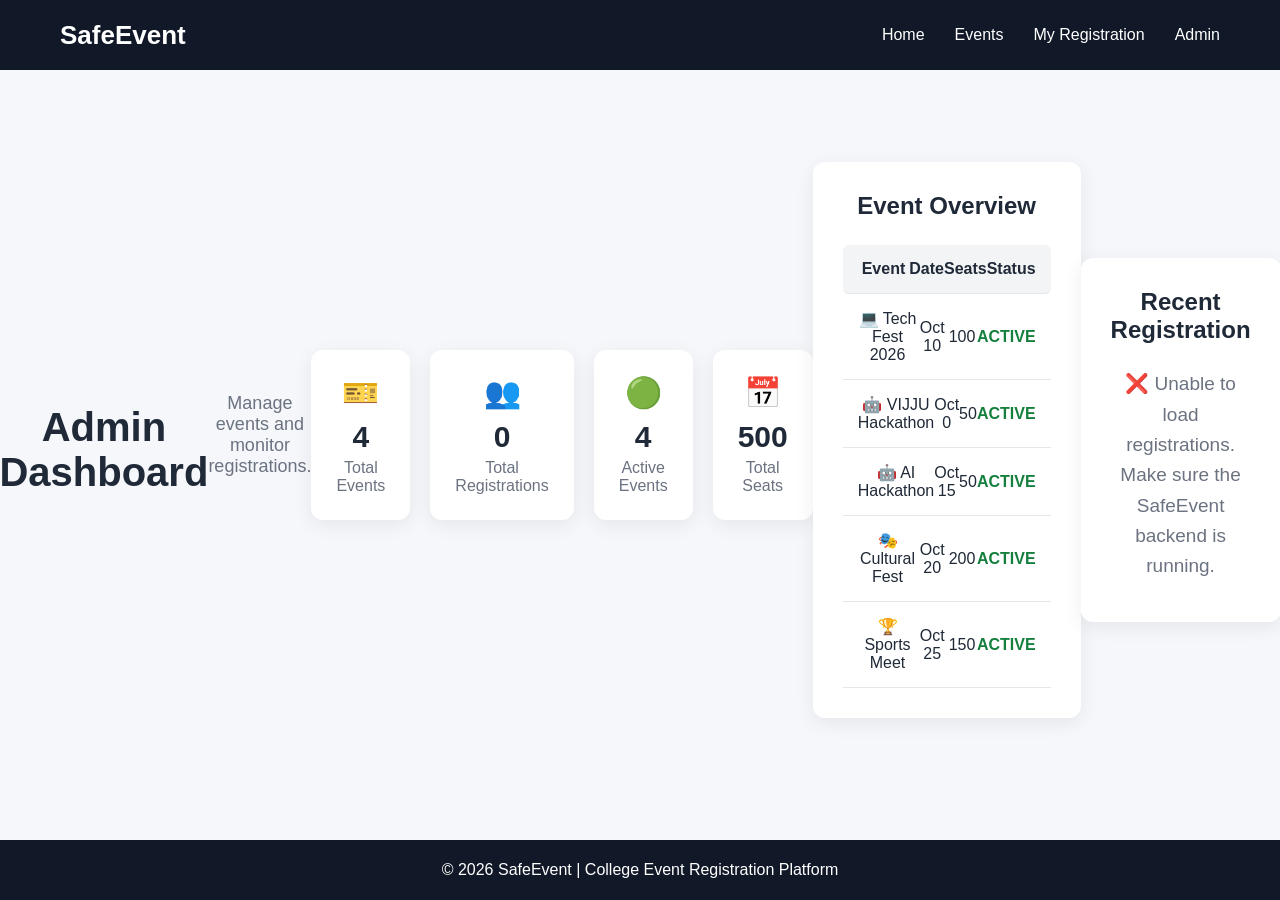
<file: FrontEnd/admin.html>
<!DOCTYPE html>
<html lang="en">

<head>

    <meta charset="UTF-8">

    <meta name="viewport" content="width=device-width, initial-scale=1.0">

    <title>SafeEvent - Admin Dashboard</title>

    <link rel="stylesheet" href="css/style.css">

</head>

<body>

    <!-- Navigation -->

    <header>

        <h2>SafeEvent</h2>

        <nav>

            <a href="index.html">Home</a>

            <a href="events.html">Events</a>

            <a href="registration.html">My Registration</a>

            <a href="admin.html">Admin</a>

        </nav>

    </header>


    <!-- Admin Dashboard -->

    <main class="admin-page">

        <h1>Admin Dashboard</h1>

        <p class="admin-subtitle">
            Manage events and monitor registrations.
        </p>


        <!-- Statistics -->

        <div class="stats-container">

            <div class="stat-card">

                <div class="stat-icon">🎫</div>

                <h2>4</h2>

                <p>Total Events</p>

            </div>


            <div class="stat-card">

                <div class="stat-icon">👥</div>

                <h2 id="totalRegistrations">0</h2>

                <p>Total Registrations</p>

            </div>


            <div class="stat-card">

                <div class="stat-icon">🟢</div>

                <h2>4</h2>

                <p>Active Events</p>

            </div>


            <div class="stat-card">

                <div class="stat-icon">📅</div>

                <h2>500</h2>

                <p>Total Seats</p>

            </div>

        </div>


        <!-- Event Overview -->

        <section class="admin-section">

            <h2>Event Overview</h2>

            <div class="event-table">

                <div class="table-row table-header">

                    <span>Event</span>

                    <span>Date</span>

                    <span>Seats</span>

                    <span>Status</span>

                </div>


                <div class="table-row">

                    <span>💻 Tech Fest 2026</span>

                    <span>Oct 10</span>

                    <span>100</span>

                    <span class="active">ACTIVE</span>

                </div>
    


                <div class="table-row">

                    <span>🤖 VIJJU Hackathon</span>

                    <span>Oct 0</span>

                    <span>50</span>

                    <span class="active">ACTIVE</span>

                </div>
                <div class="table-row">

                    <span>🤖 AI Hackathon</span>

                    <span>Oct 15</span>

                    <span>50</span>

                    <span class="active">ACTIVE</span>

                </div>


                <div class="table-row">

                    <span>🎭 Cultural Fest</span>

                    <span>Oct 20</span>

                    <span>200</span>

                    <span class="active">ACTIVE</span>

                </div>


                <div class="table-row">

                    <span>🏆 Sports Meet</span>

                    <span>Oct 25</span>

                    <span>150</span>

                    <span class="active">ACTIVE</span>

                </div>

            </div>

        </section>


        <!-- Recent Registrations -->

        <section class="admin-section">

            <h2>Recent Registration</h2>

            <div id="adminRegistrations">

                <p class="no-registration">
                    No registrations yet.
                </p>

            </div>

        </section>

    </main>


    <!-- Footer -->

    <footer>

        <p>
            © 2026 SafeEvent | College Event Registration Platform
        </p>

    </footer>


    <script src="javascript/script.js"></script>

</body>

</html>
</file>
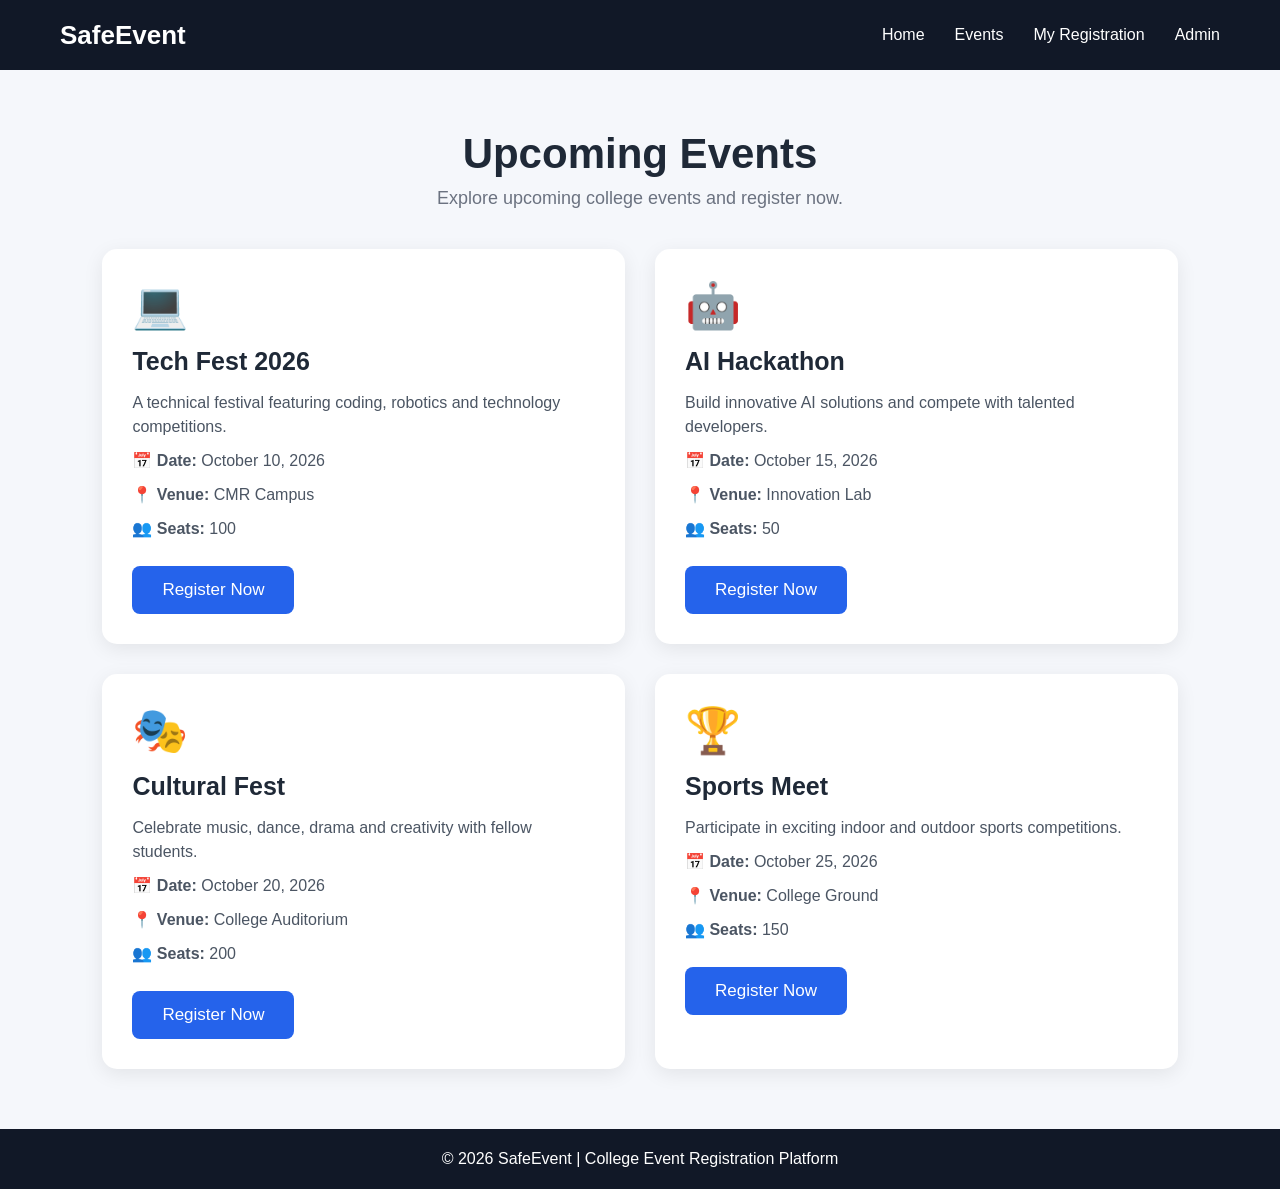
<file: FrontEnd/events.html>
<!DOCTYPE html>
<html lang="en">

<head>

    <meta charset="UTF-8">

    <meta name="viewport" content="width=device-width, initial-scale=1.0">

    <title>SafeEvent - Events</title>

    <link rel="stylesheet" href="css/style.css">

</head>

<body>

    <!-- Navigation -->

    <header>

        <h2>SafeEvent</h2>

        <nav>

            <a href="index.html">Home</a>

            <a href="events.html">Events</a>

            <a href="registration.html">My Registration</a>

            <a href="admin.html">Admin</a>

        </nav>

    </header>


    <!-- Events Section -->

    <main class="events-page">

        <h1>Upcoming Events</h1>

        <p class="events-subtitle">
            Explore upcoming college events and register now.
        </p>


        <!-- Event Cards -->

        <div class="events-container">


            <!-- Event 1 -->

            <div class="event-card">

                <div class="event-icon">💻</div>

                <h2>Tech Fest 2026</h2>

                <p>
                    A technical festival featuring coding,
                    robotics and technology competitions.
                </p>

                <p><strong>📅 Date:</strong> October 10, 2026</p>

                <p><strong>📍 Venue:</strong> CMR Campus</p>

                <p><strong>👥 Seats:</strong> 100</p>

                <a href="register.html?event=Tech%20Fest%202026">

                    <button>Register Now</button>

                </a>

            </div>


            <!-- Event 2 -->

            <div class="event-card">

                <div class="event-icon">🤖</div>

                <h2>AI Hackathon</h2>

                <p>
                    Build innovative AI solutions and compete
                    with talented developers.
                </p>

                <p><strong>📅 Date:</strong> October 15, 2026</p>

                <p><strong>📍 Venue:</strong> Innovation Lab</p>

                <p><strong>👥 Seats:</strong> 50</p>

                <a href="register.html?event=AI%20Hackathon">

                    <button>Register Now</button>

                </a>

            </div>


            <!-- Event 3 -->

            <div class="event-card">

                <div class="event-icon">🎭</div>

                <h2>Cultural Fest</h2>

                <p>
                    Celebrate music, dance, drama and
                    creativity with fellow students.
                </p>

                <p><strong>📅 Date:</strong> October 20, 2026</p>

                <p><strong>📍 Venue:</strong> College Auditorium</p>

                <p><strong>👥 Seats:</strong> 200</p>

                <a href="register.html?event=Cultural%20Fest">

                    <button>Register Now</button>

                </a>

            </div>


            <!-- Event 4 -->

            <div class="event-card">

                <div class="event-icon">🏆</div>

                <h2>Sports Meet</h2>

                <p>
                    Participate in exciting indoor and outdoor
                    sports competitions.
                </p>

                <p><strong>📅 Date:</strong> October 25, 2026</p>

                <p><strong>📍 Venue:</strong> College Ground</p>

                <p><strong>👥 Seats:</strong> 150</p>

                <a href="register.html?event=Sports%20Meet">

                    <button>Register Now</button>

                </a>

            </div>


        </div>

    </main>


    <!-- Footer -->

    <footer>

        <p>
            © 2026 SafeEvent | College Event Registration Platform
        </p>

    </footer>

</body>

</html>
</file>
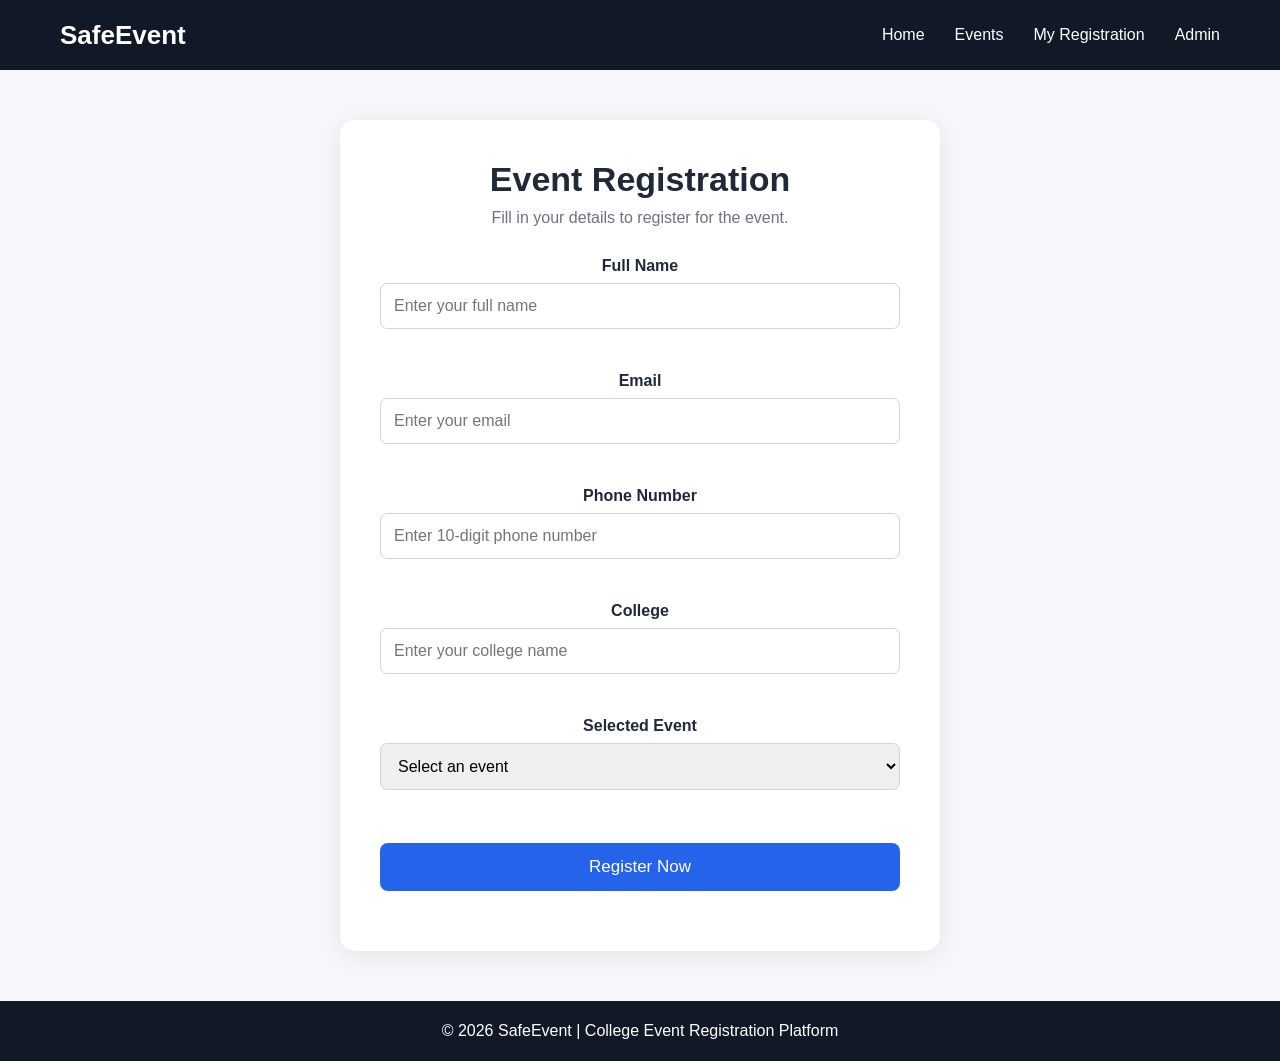
<file: FrontEnd/register.html>
<!DOCTYPE html>
<html lang="en">

<head>

    <meta charset="UTF-8">

    <meta name="viewport" content="width=device-width, initial-scale=1.0">

    <title>SafeEvent - Register</title>

    <link rel="stylesheet" href="css/style.css">

</head>

<body>

    <!-- Navigation -->

    <header>

        <h2>SafeEvent</h2>

        <nav>

            <a href="index.html">Home</a>

            <a href="events.html">Events</a>

            <a href="registration.html">My Registration</a>

            <a href="admin.html">Admin</a>

        </nav>

    </header>


    <!-- Registration Form -->

    <main class="register-page">

        <div class="register-container">

            <h1>Event Registration</h1>

            <p class="register-subtitle">
                Fill in your details to register for the event.
            </p>


            <form id="registrationForm">


                <!-- Full Name -->

                <div class="form-group">

                    <label for="name">
                        Full Name
                    </label>

                    <input
                        type="text"
                        id="name"
                        placeholder="Enter your full name"
                    >

                    <small id="nameError"></small>

                </div>


                <!-- Email -->

                <div class="form-group">

                    <label for="email">
                        Email
                    </label>

                    <input
                        type="email"
                        id="email"
                        placeholder="Enter your email"
                    >

                    <small id="emailError"></small>

                </div>


                <!-- Phone -->

                <div class="form-group">

                    <label for="phone">
                        Phone Number
                    </label>

                    <input
                        type="text"
                        id="phone"
                        placeholder="Enter 10-digit phone number"
                        maxlength="10"
                    >

                    <small id="phoneError"></small>

                </div>


                <!-- College -->

                <div class="form-group">

                    <label for="college">
                        College
                    </label>

                    <input
                        type="text"
                        id="college"
                        placeholder="Enter your college name"
                    >

                    <small id="collegeError"></small>

                </div>


                <!-- Event -->

                <div class="form-group">

                    <label for="event">
                        Selected Event
                    </label>

                    <select id="event">

                        <option value="">
                            Select an event
                        </option>

                        <option value="Tech Fest 2026">
                            Tech Fest 2026
                        </option>

                        <option value="AI Hackathon">
                            AI Hackathon
                        </option>

                        <option value="Cultural Fest">
                            Cultural Fest
                        </option>

                        <option value="Sports Meet">
                            Sports Meet
                        </option>

                    </select>

                    <small id="eventError"></small>

                </div>


                <!-- Submit -->

                <button type="submit" class="register-button">

                    Register Now

                </button>


            </form>


            <!-- Success Message -->

            <div id="successMessage" class="success-message">

            </div>

        </div>

    </main>


    <!-- Footer -->

    <footer>

        <p>
            © 2026 SafeEvent | College Event Registration Platform
        </p>

    </footer>


    <script src="javascript/script.js"></script>

</body>

</html>
</file>
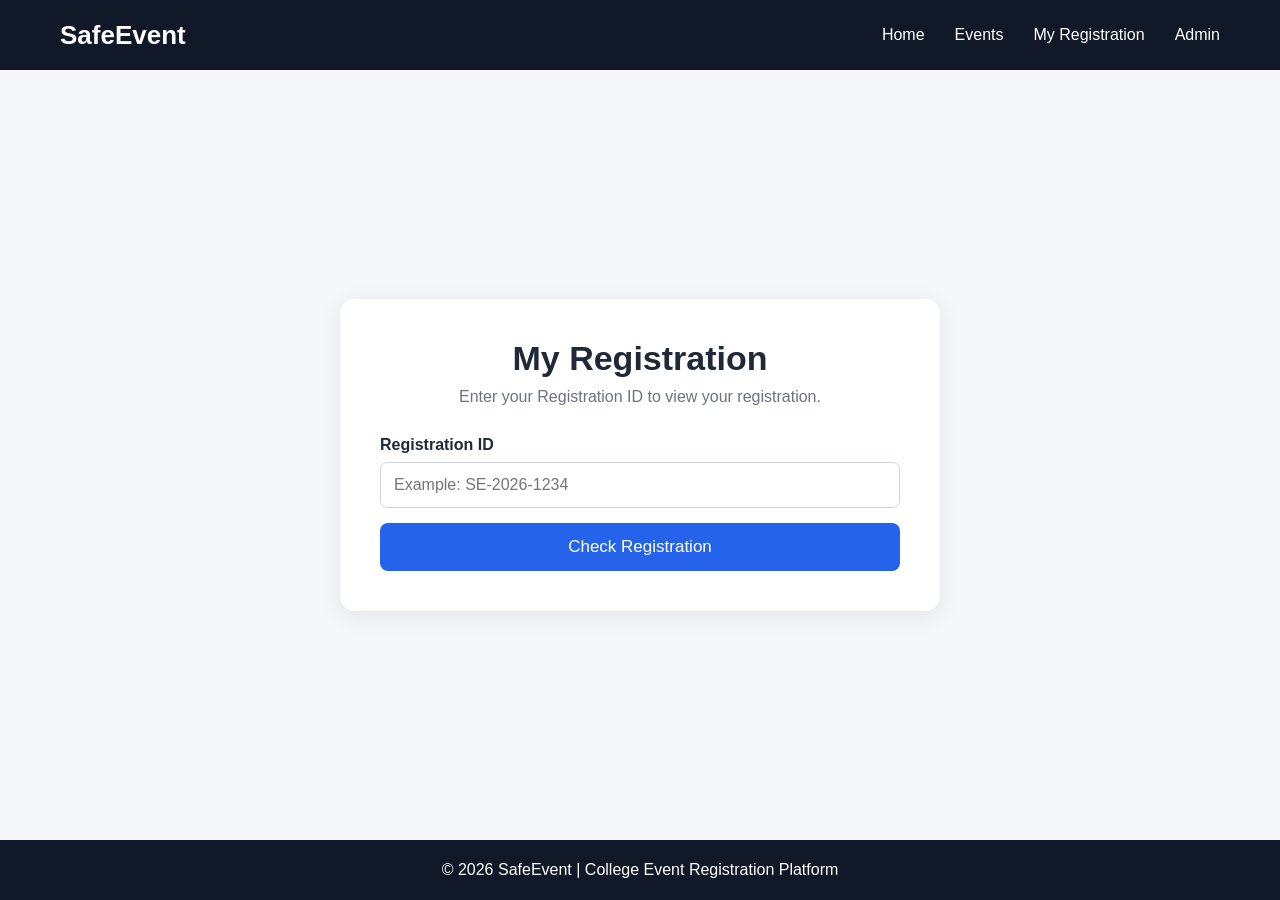
<file: FrontEnd/registration.html>
<!DOCTYPE html>
<html lang="en">

<head>

    <meta charset="UTF-8">

    <meta name="viewport" content="width=device-width, initial-scale=1.0">

    <title>SafeEvent - My Registration</title>

    <link rel="stylesheet" href="css/style.css">

</head>

<body>

    <!-- Navigation -->

    <header>

        <h2>SafeEvent</h2>

        <nav>

            <a href="index.html">Home</a>

            <a href="events.html">Events</a>

            <a href="registration.html">My Registration</a>

            <a href="admin.html">Admin</a>

        </nav>

    </header>


    <!-- Registration Search -->

    <main class="status-page">

        <div class="status-container">

            <h1>My Registration</h1>

            <p class="status-subtitle">
                Enter your Registration ID to view your registration.
            </p>


            <div class="search-box">

                <label for="registrationId">
                    Registration ID
                </label>

                <input
                    type="text"
                    id="registrationId"
                    placeholder="Example: SE-2026-1234"
                >

                <button onclick="checkRegistration()">
                    Check Registration
                </button>

            </div>


            <!-- Result -->

            <div id="registrationResult"></div>

        </div>

    </main>


    <!-- Footer -->

    <footer>

        <p>
            © 2026 SafeEvent | College Event Registration Platform
        </p>

    </footer>

    <script src="javascript/script.js"></script>

</body>

</html>
</file>
<file: FrontEnd/css/style.css>
* {
    margin: 0;
    padding: 0;
    box-sizing: border-box;
}

body {
    font-family: Arial, sans-serif;
    background: #f5f7fb;
    color: #1f2937;
}


/* Navigation */

header {
    height: 70px;
    background: #111827;

    display: flex;
    align-items: center;
    justify-content: space-between;

    padding: 0 60px;

    color: white;
}

header h2 {
    font-size: 26px;
}

nav {
    display: flex;
    gap: 30px;
}

nav a {
    color: white;
    text-decoration: none;
    font-size: 16px;
}

nav a:hover {
    color: #60a5fa;
}


/* Hero Section */

main {
    min-height: calc(100vh - 130px);

    display: flex;
    justify-content: center;
    align-items: center;

    text-align: center;
}

section {
    max-width: 700px;
}

section h1 {
    font-size: 52px;
    margin-bottom: 20px;
}

section p {
    font-size: 19px;
    line-height: 1.6;
    margin-bottom: 10px;
    color: #4b5563;
}


/* Button */

button {
    margin-top: 25px;

    padding: 14px 30px;

    border: none;
    border-radius: 8px;

    background: #2563eb;
    color: white;

    font-size: 17px;

    cursor: pointer;
}

button:hover {
    background: #1d4ed8;
}


/* Footer */

footer {
    height: 60px;

    display: flex;
    justify-content: center;
    align-items: center;

    background: #111827;
    color: white;
}
/* =========================
   EVENTS PAGE
   ========================= */

.events-page {
    display: block;
    min-height: calc(100vh - 130px);

    padding: 60px 8%;

    text-align: center;
}

.events-page h1 {
    font-size: 42px;
    margin-bottom: 10px;
}

.events-subtitle {
    color: #6b7280;
    font-size: 18px;
    margin-bottom: 40px;
}


/* Event Cards Container */

.events-container {
    display: grid;

    grid-template-columns: repeat(2, 1fr);

    gap: 30px;

    max-width: 1100px;

    margin: auto;
}


/* Individual Event Card */

.event-card {
    background: white;

    padding: 30px;

    border-radius: 15px;

    text-align: left;

    box-shadow: 0 5px 20px rgba(0, 0, 0, 0.08);

    transition: transform 0.3s ease;
}

.event-card:hover {
    transform: translateY(-5px);
}

.event-icon {
    font-size: 45px;

    margin-bottom: 15px;
}

.event-card h2 {
    margin-bottom: 15px;

    font-size: 25px;
}

.event-card p {
    margin-bottom: 10px;

    color: #4b5563;

    line-height: 1.5;
}

.event-card button {
    margin-top: 15px;
}
/* =========================
   REGISTRATION PAGE
   ========================= */

.register-page {
    display: flex;

    justify-content: center;

    align-items: center;

    min-height: calc(100vh - 130px);

    padding: 50px 20px;
}


.register-container {
    width: 100%;

    max-width: 600px;

    background: white;

    padding: 40px;

    border-radius: 15px;

    box-shadow: 0 5px 25px rgba(0, 0, 0, 0.08);
}


.register-container h1 {
    text-align: center;

    font-size: 34px;

    margin-bottom: 10px;
}


.register-subtitle {
    text-align: center;

    color: #6b7280;

    margin-bottom: 30px;
}


/* Form */

.form-group {
    margin-bottom: 20px;
}


.form-group label {
    display: block;

    font-weight: bold;

    margin-bottom: 8px;
}


.form-group input,
.form-group select {

    width: 100%;

    padding: 13px;

    border: 1px solid #d1d5db;

    border-radius: 7px;

    font-size: 16px;

    outline: none;
}


.form-group input:focus,
.form-group select:focus {

    border-color: #2563eb;
}


.form-group small {

    display: block;

    margin-top: 5px;

    color: #dc2626;

    min-height: 18px;
}


/* Register Button */

.register-button {

    width: 100%;

    margin-top: 10px;
}


/* Success Message */

.success-message {

    margin-top: 20px;

    text-align: center;

    font-weight: bold;

    color: #15803d;
}
/* =========================
   REGISTRATION STATUS PAGE
   ========================= */

.status-page {

    min-height: calc(100vh - 130px);

    display: flex;

    justify-content: center;

    align-items: center;

    padding: 40px 20px;
}


.status-container {

    width: 100%;

    max-width: 600px;

    background: white;

    padding: 40px;

    border-radius: 15px;

    box-shadow: 0 5px 25px rgba(0, 0, 0, 0.08);

    text-align: center;
}


.status-container h1 {

    font-size: 34px;

    margin-bottom: 10px;
}


.status-subtitle {

    color: #6b7280;

    margin-bottom: 30px;
}


.search-box {

    text-align: left;
}


.search-box label {

    display: block;

    font-weight: bold;

    margin-bottom: 8px;
}


.search-box input {

    width: 100%;

    padding: 13px;

    border: 1px solid #d1d5db;

    border-radius: 7px;

    font-size: 16px;

    outline: none;
}


.search-box input:focus {

    border-color: #2563eb;
}


.search-box button {

    width: 100%;

    margin-top: 15px;
}


/* Registration Result */

.registration-result {

    margin-top: 30px;

    padding: 25px;

    border-radius: 10px;

    background: #f0fdf4;

    border: 1px solid #bbf7d0;

    text-align: left;
}


.registration-result h2 {

    color: #15803d;

    margin-bottom: 20px;

}


.registration-result p {

    margin-bottom: 10px;

    color: #374151;
}


.not-found {

    margin-top: 25px;

    padding: 15px;

    background: #fef2f2;

    border: 1px solid #fecaca;

    border-radius: 8px;

    color: #dc2626;
}
/* =========================
   ADMIN DASHBOARD
   ========================= */

.admin-page {

    min-height: calc(100vh - 130px);

    padding: 50px 7%;

}


.admin-page h1 {

    font-size: 40px;

    margin-bottom: 10px;

}


.admin-subtitle {

    color: #6b7280;

    font-size: 18px;

    margin-bottom: 40px;

}


/* Statistics */

.stats-container {

    display: grid;

    grid-template-columns: repeat(4, 1fr);

    gap: 20px;

    margin-bottom: 40px;

}


.stat-card {

    background: white;

    padding: 25px;

    border-radius: 12px;

    box-shadow: 0 5px 20px rgba(0, 0, 0, 0.07);

}


.stat-icon {

    font-size: 30px;

    margin-bottom: 10px;

}


.stat-card h2 {

    font-size: 30px;

    margin-bottom: 5px;

}


.stat-card p {

    color: #6b7280;

}


/* Admin Sections */

.admin-section {

    background: white;

    padding: 30px;

    border-radius: 12px;

    margin-bottom: 30px;

    box-shadow: 0 5px 20px rgba(0, 0, 0, 0.07);

}


.admin-section h2 {

    margin-bottom: 25px;

}


/* Table */

.event-table {

    width: 100%;

}


.table-row {

    display: grid;

    grid-template-columns: 2fr 1fr 1fr 1fr;

    padding: 15px;

    border-bottom: 1px solid #e5e7eb;

    align-items: center;

}


.table-header {

    font-weight: bold;

    background: #f3f4f6;

    border-radius: 6px;

}


.active {

    color: #15803d;

    font-weight: bold;

}


/* Registration */

.registration-admin-card {

    padding: 20px;

    border: 1px solid #e5e7eb;

    border-radius: 8px;

    background: #f9fafb;

}


.registration-admin-card p {

    margin-bottom: 8px;

}


.no-registration {

    color: #6b7280;

}
</file>
